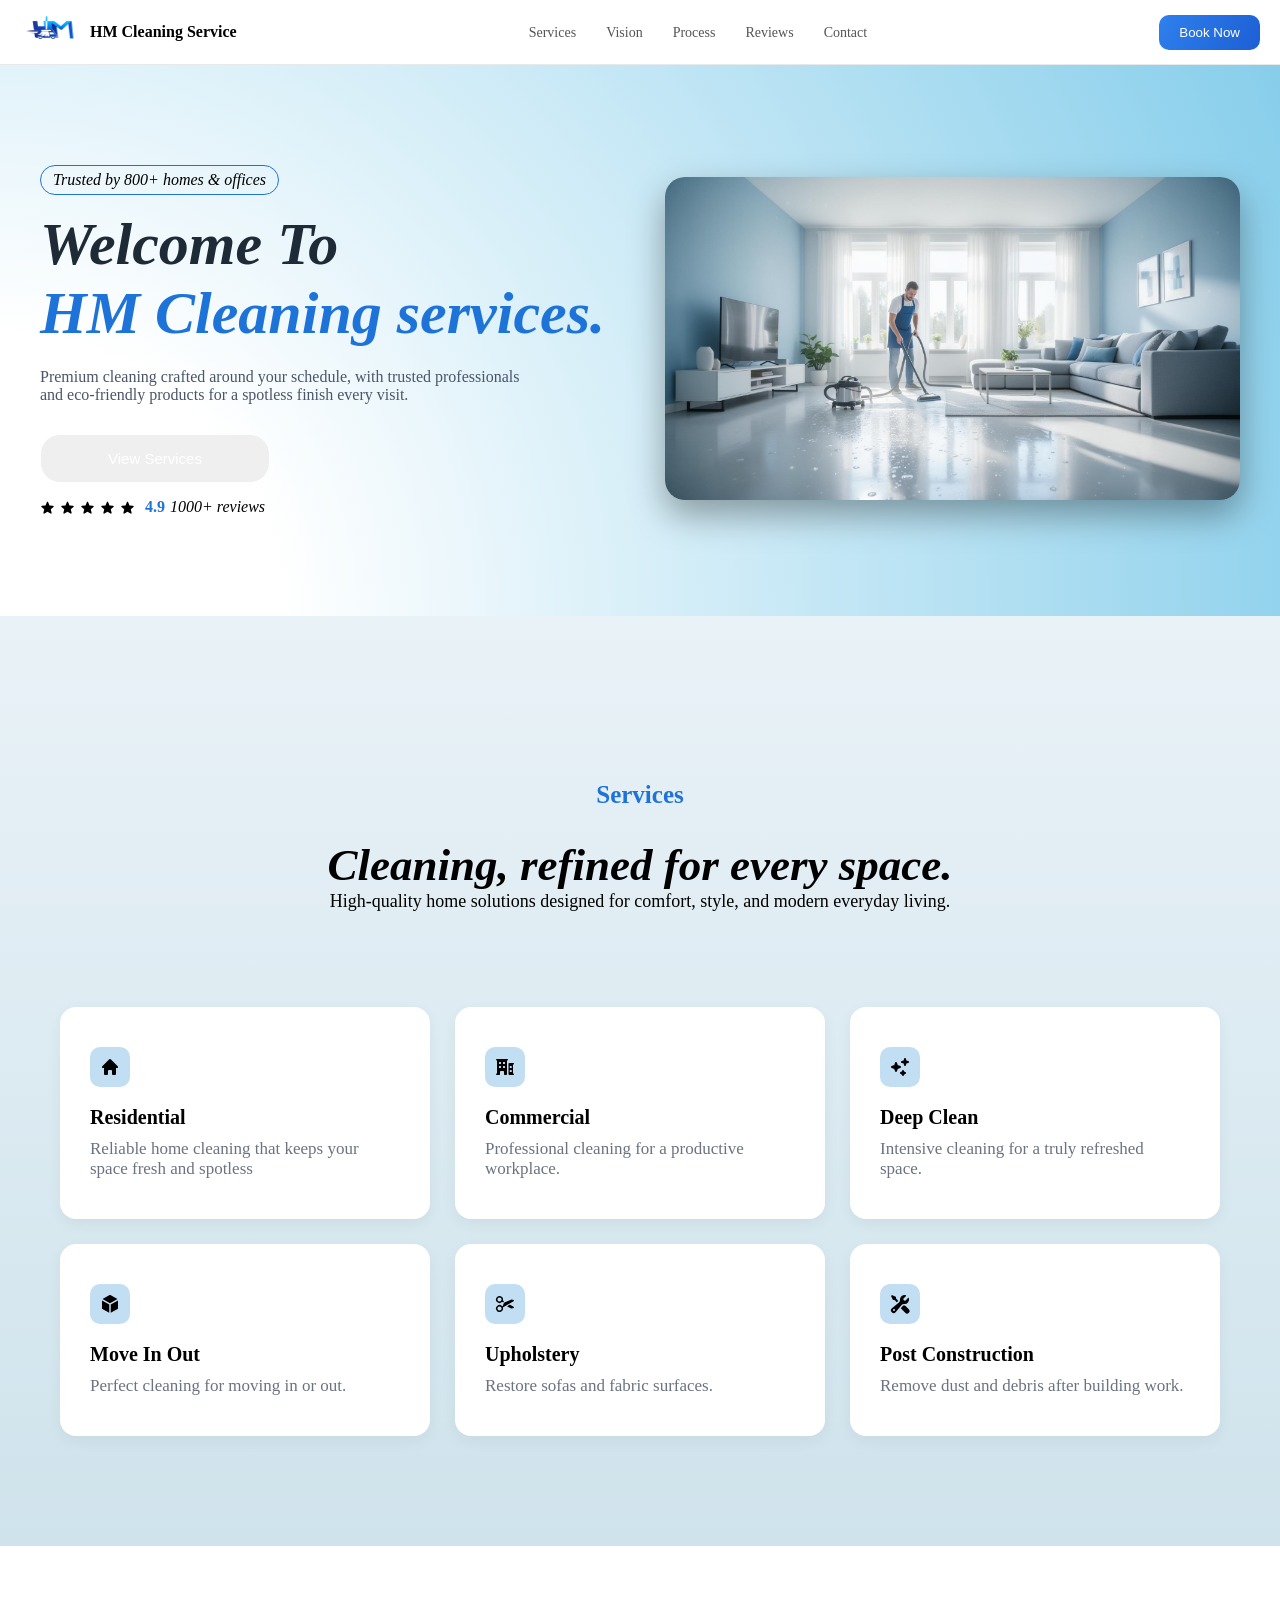
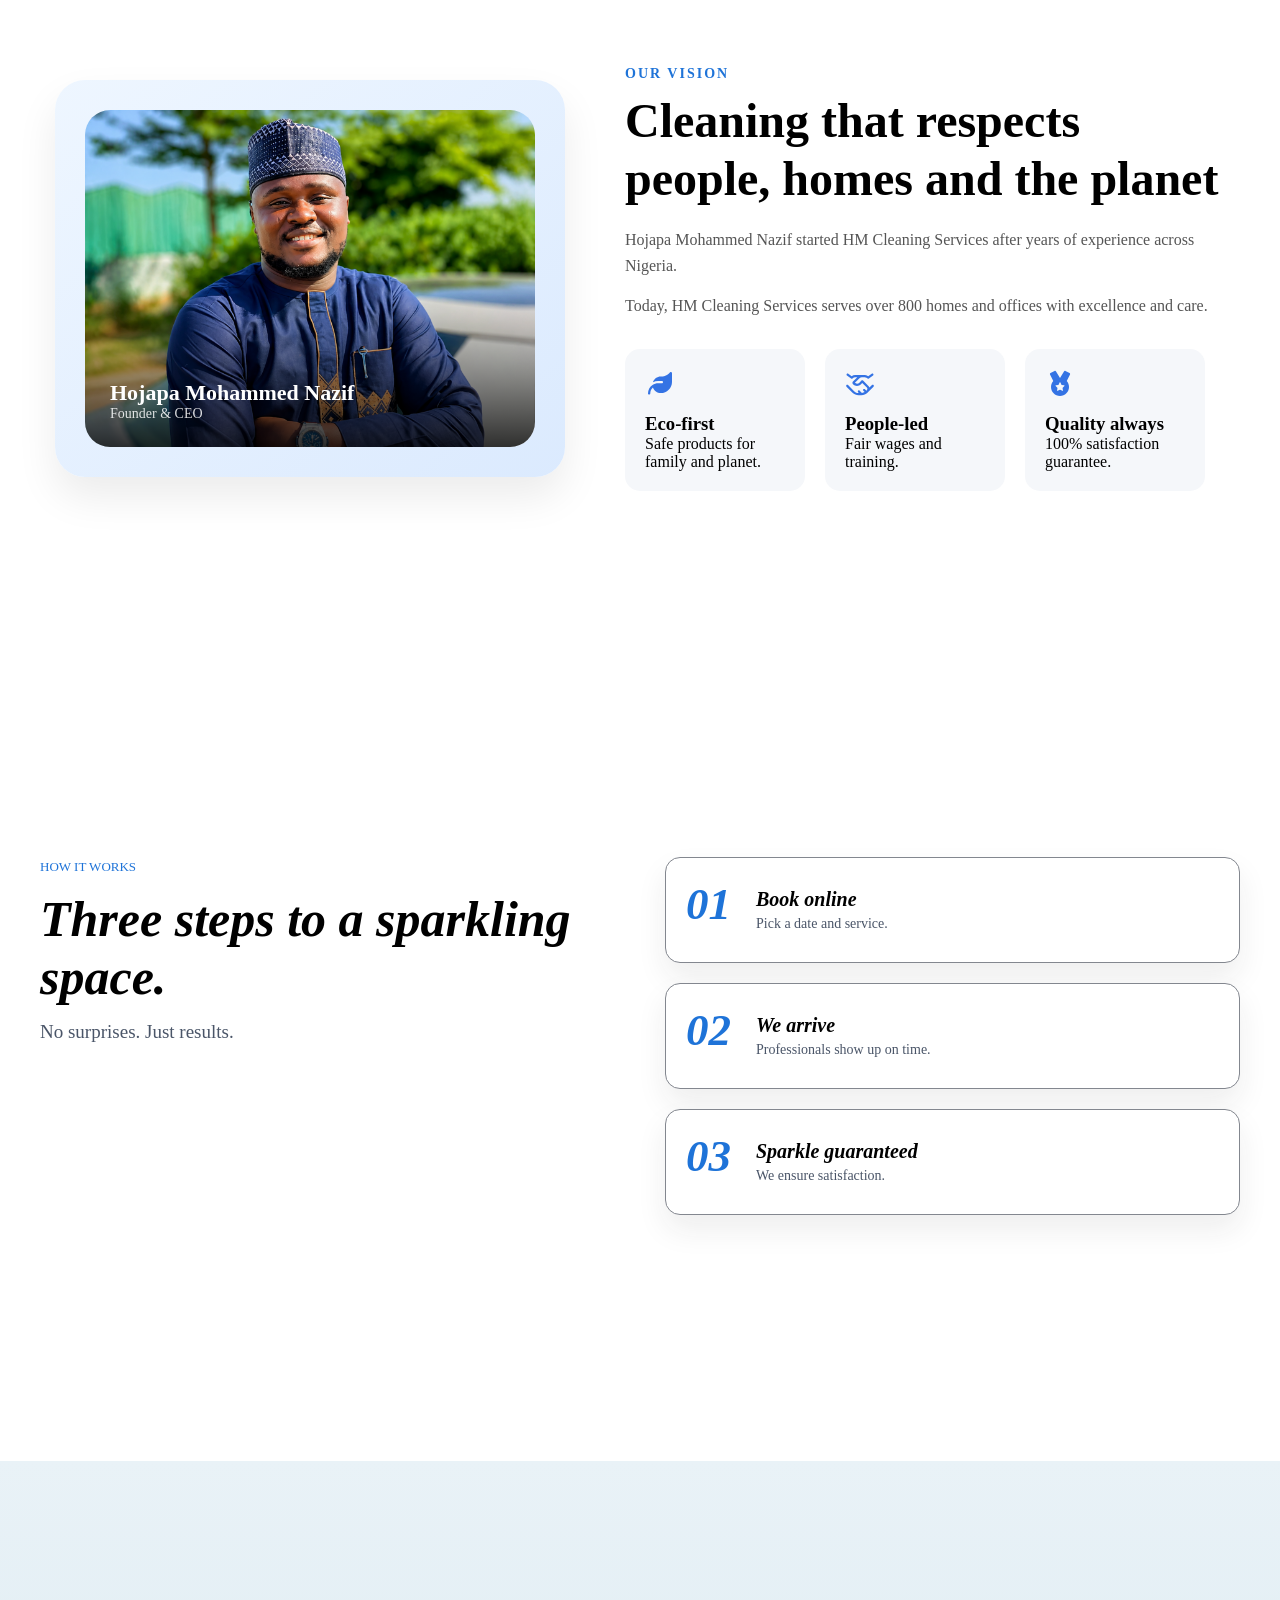
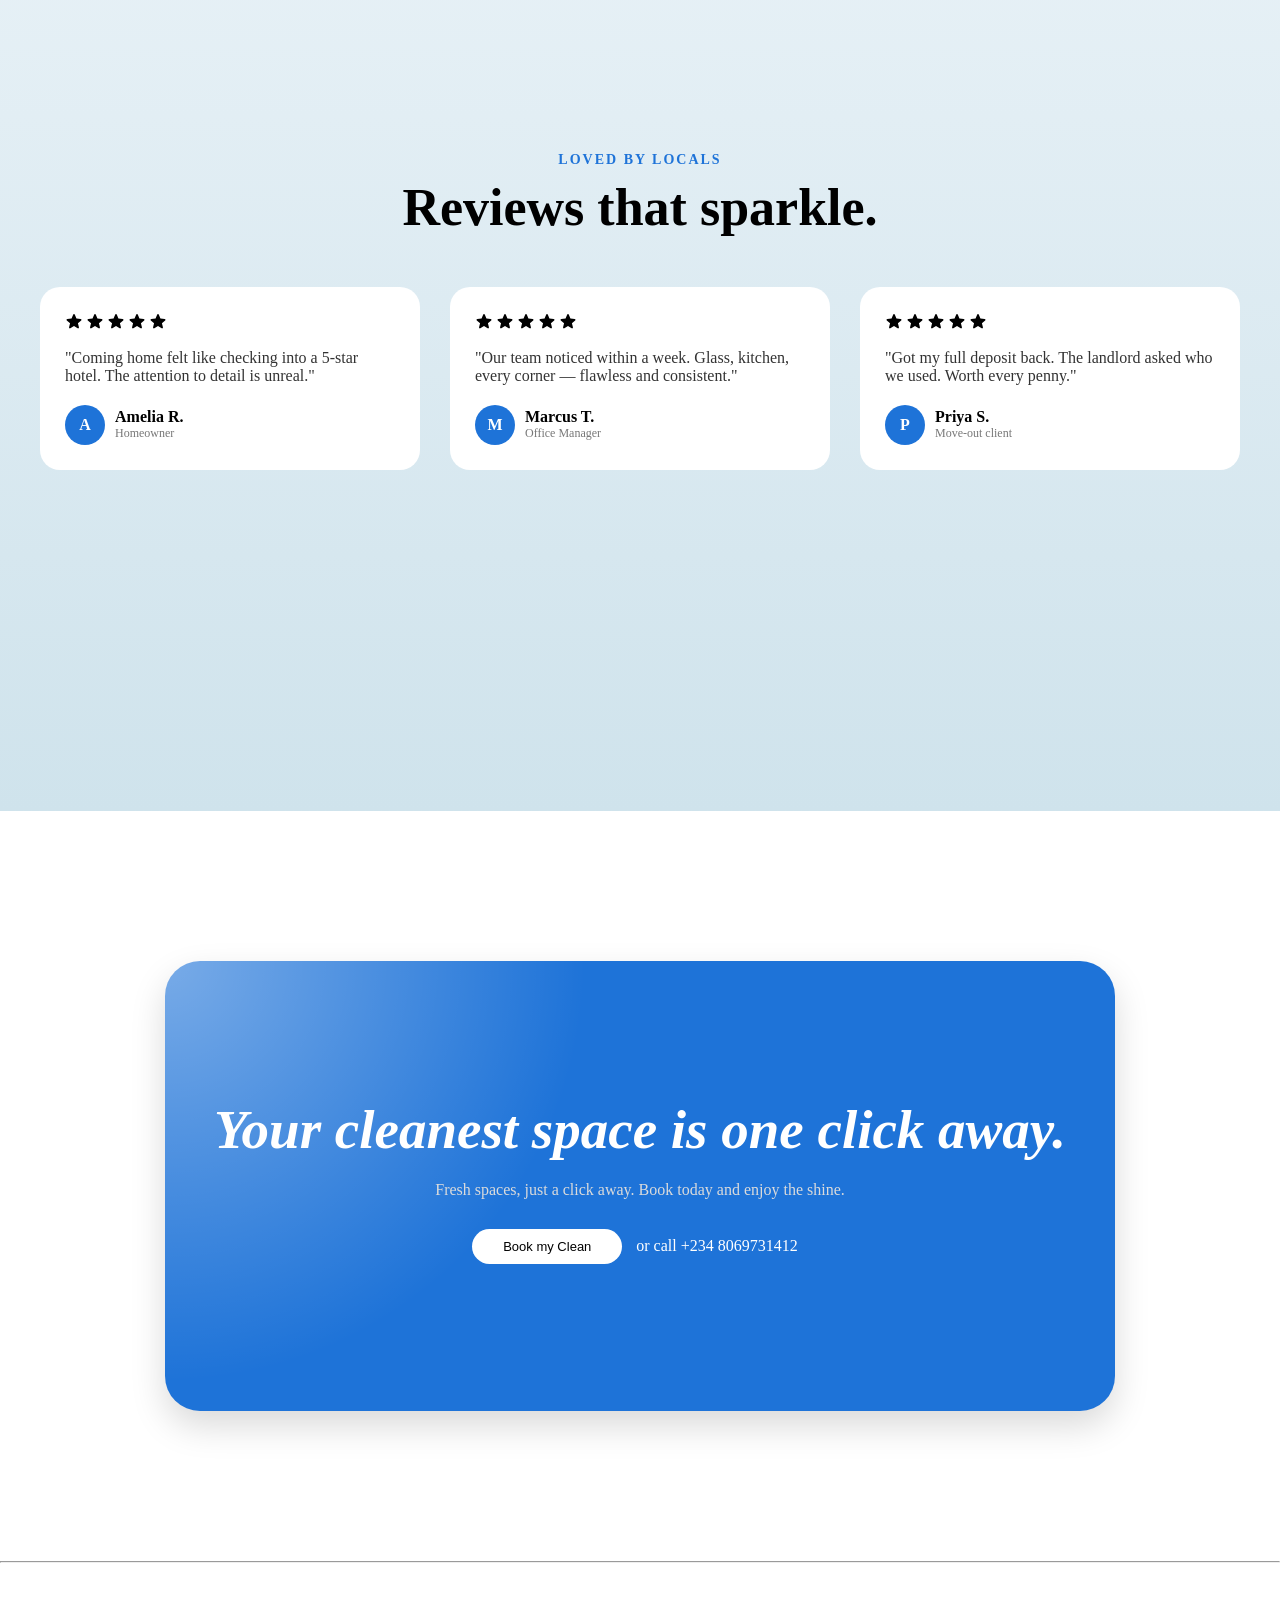
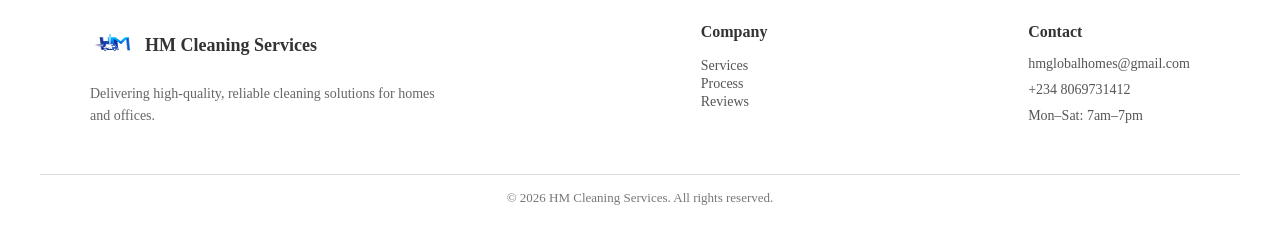
<file: index.html>
<!DOCTYPE html>
<html lang="en">
<head>
  <meta charset="UTF-8">
  <meta name="viewport" content="width=device-width, initial-scale=1.0">
  <title>HM Cleaning Service</title>
  <link rel="stylesheet" href="style.css">
</head>

<body>

<!-- ================= NAV ================= -->
<nav>
  <div id="logo">
    <img id="img" src="fb8a305f-22c2-4d12-85ee-ceda3ccb5830.png">
    <strong>HM Cleaning Service</strong>
  </div>

  <div id="links">
    <ul>
      <li><a href="#services">Services</a></li>
      <li><a href="#vision">Vision</a></li>
      <li><a href="#process">Process</a></li>
      <li><a href="#reviews">Reviews</a></li>
      <li><a href="#contact">Contact</a></li>
    </ul>
  </div>

  <button class="nav-btn" onclick="window.location.href='contact.html'">
    Book Now
  </button>

  <div id="menu-toggle">☰</div>
</nav>

<!-- ================= HERO ================= -->
<section class="hero animate">
  <div class="hero-container">

    <div class="hero-text animate-left">
      <em id="em">Trusted by 800+ homes & offices</em>

      <h1>Welcome To<br><span>HM Cleaning services.</span></h1>

      <p>
        Premium cleaning crafted around your schedule, with trusted professionals 
        and eco-friendly products for a spotless finish every visit.
      </p>

      <div class="hero-buttons">
        <button class="primary">
          <a href="#services">View Services</a>
        </button>
      </div>

      <div id="compliment">
        <img class="star" src="Star.svg">
        <img class="star" src="Star.svg">
        <img class="star" src="Star.svg">
        <img class="star" src="Star.svg">
        <img class="star" src="Star.svg">

        <span id="four">4.9</span>
        <em>1000+ reviews</em>
      </div>
    </div>

    <div class="hero-image animate-right">
      <img src="hero-cleaning.jpg" alt="cleaning">
    </div>

  </div>
</section>

<!-- ================= SERVICES ================= -->
<section id="services" class="animate">
  <div id="services-container">

    <div class="services-text animate">
      <h5>Services</h5>
      <h2>Cleaning, refined for every space.</h2>
      <p class="s-parg">
        High-quality home solutions designed for comfort, style, and modern everyday living.
      </p>
    </div>

    <div id="wrapper">

      <div class="box animate">
        <img class="s-img" src="Home.svg">
        <h4>Residential</h4>
        <p class="s-parg">Reliable home cleaning that keeps your space fresh and spotless</p>
      </div>

      <div class="box animate">
        <img class="s-img" src="BuildingOffice2.svg">
        <h4>Commercial</h4>
        <p class="s-parg">Professional cleaning for a productive workplace.</p>
      </div>

      <div class="box animate">
        <img class="s-img" src="Sparkles.svg">
        <h4>Deep Clean</h4>
        <p class="s-parg">Intensive cleaning for a truly refreshed space.</p>
      </div>

      <div class="box animate">
        <img class="s-img" src="Cube.svg">
        <h4>Move In Out</h4>
        <p class="s-parg">Perfect cleaning for moving in or out.</p>
      </div>

      <div class="box animate">
        <img class="s-img" src="Scissors.svg">
        <h4>Upholstery</h4>
        <p class="s-parg">Restore sofas and fabric surfaces.</p>
      </div>

      <div class="box animate">
        <img class="s-img" src="WrenchScrewdriver.svg">
        <h4>Post Construction</h4>
        <p class="s-parg">Remove dust and debris after building work.</p>
      </div>

    </div>

  </div>
</section>

<!-- ================= VISION ================= -->
<section id="vision" class="animate">

  <div class="image-bg animate-left">
    <div class="image-card">
      <img src="CEO.png" alt="Founder">

      <div class="image-overlay">
        <h3>Hojapa Mohammed Nazif</h3>
        <p>Founder & CEO</p>
      </div>
    </div>
  </div>

  <div class="v-info animate-right">
    <h4 class="v-h4">OUR VISION</h4>

    <h2 class="v-h2">
      Cleaning that respects people, homes and the planet
    </h2>

    <p class="v-parg1">
      Hojapa Mohammed Nazif started HM Cleaning Services after years of experience across Nigeria.
    </p>

    <p class="v-parg2">
      Today, HM Cleaning Services serves over 800 homes and offices with excellence and care.
    </p>

    <div id="v-box">

      <div class="v-box-info animate">
        <img class="v-icons" src="leaf-solid-full.svg">
        <h3>Eco-first</h3>
        <p>Safe products for family and planet.</p>
      </div>

      <div class="v-box-info animate">
        <img class="v-icons" src="handshake-regular-full.svg">
        <h3>People-led</h3>
        <p>Fair wages and training.</p>
      </div>

      <div class="v-box-info animate">
        <img class="v-icons" src="medal-solid-full.svg">
        <h3>Quality always</h3>
        <p>100% satisfaction guarantee.</p>
      </div>

    </div>
  </div>

</section>

<!-- ================= PROCESS ================= -->
<section id="process" class="animate">
  <div class="process-container">

    <div class="process-text animate-left">
      <span class="p-span">HOW IT WORKS</span>
      <h3>Three steps to a sparkling space.</h3>
      <p class="p-parg">No surprises. Just results.</p>
    </div>

    <div id="steps">

      <div class="step-one animate">
        <h3 class="no">01</h3>
        <div class="step-header">
          <h5>Book online</h5>
          <p>Pick a date and service.</p>
        </div>
      </div>

      <div class="step-one animate">
        <h3 class="no">02</h3>
        <div class="step-header">
          <h5>We arrive</h5>
          <p>Professionals show up on time.</p>
        </div>
      </div>

      <div class="step-one animate">
        <h3 class="no">03</h3>
        <div class="step-header">
          <h5>Sparkle guaranteed</h5>
          <p>We ensure satisfaction.</p>
        </div>
      </div>

    </div>

  </div>
</section>

<!-- ================= REVIEWS ================= -->
<section id="reviews" class="animate">
  
  <div id="love-mg">
    <h5 class="review-h5">LOVED BY LOCALS</h5>
    <h2 class="review-h2">Reviews that sparkle.</h2>
  </div>

  <div class="reviews-container">

    <!-- CARD 1 -->
    <div class="reviews-box animate">
      <div class="stars">
        <img src="Star.svg"><img src="Star.svg"><img src="Star.svg"><img src="Star.svg"><img src="Star.svg">
      </div>

      <p class="r-parg">
        "Coming home felt like checking into a 5-star hotel. The attention to detail is unreal."
      </p>

      <div class="user">
        <div class="avatar">A</div>
        <div>
          <strong>Amelia R.</strong>
          <span>Homeowner</span>
        </div>
      </div>
    </div>

    <!-- CARD 2 -->
    <div class="reviews-box animate">
      <div class="stars">
        <img src="Star.svg"><img src="Star.svg"><img src="Star.svg"><img src="Star.svg"><img src="Star.svg">
      </div>

      <p class="r-parg">
        "Our team noticed within a week. Glass, kitchen, every corner — flawless and consistent."
      </p>

      <div class="user">
        <div class="avatar">M</div>
        <div>
          <strong>Marcus T.</strong>
          <span>Office Manager</span>
        </div>
      </div>
    </div>

    <!-- CARD 3 -->
    <div class="reviews-box animate">
      <div class="stars">
        <img src="Star.svg"><img src="Star.svg"><img src="Star.svg"><img src="Star.svg"><img src="Star.svg">
      </div>

      <p class="r-parg">
        "Got my full deposit back. The landlord asked who we used. Worth every penny."
      </p>

      <div class="user">
        <div class="avatar">P</div>
        <div>
          <strong>Priya S.</strong>
          <span>Move-out client</span>
        </div>
      </div>
    </div>

  </div>

</section>


<!-- ================= CONTACT ================= -->
<section id="contact" class="animate">

  <div id="c-box" class="animate">
    <h1 class="c-h1">Your cleanest space is one click away.</h1>
    <p class="c-parg">
      Fresh spaces, just a click away. Book today and enjoy the shine.
    </p>

    <div id="c-btn">
      <button onclick="window.location.href='contact.html'">
        Book my Clean
      </button>
      <span class="c-span">or call +234 8069731412</span>
    </div>
  </div>

</section>


<hr>


<!-- ================= FOOTER ================= -->
<footer id="footer" class="animate">

  <div class="footer-container animate">

    <!-- Logo -->
    <div class="logo-footer">
      <div class="logo-row">
        <img class="f-img" src="fb8a305f-22c2-4d12-85ee-ceda3ccb5830.png">
        <strong class="f-strong">HM Cleaning Services</strong>
      </div>

      <p class="f-parg">
        Delivering high-quality, reliable cleaning solutions for homes and offices.
      </p>
    </div>

    <!-- Links -->
    <div class="links">
      <h5>Company</h5>
      <ul>
        <li><a href="#services">Services</a></li>
        <li><a href="#process">Process</a></li>
        <li><a href="#reviews">Reviews</a></li>
      </ul>
    </div>

    <!-- Contact -->
    <div class="info">
      <h5>Contact</h5>
      <p>hmglobalhomes@gmail.com</p>
      <p>+234 8069731412</p>
      <p>Mon–Sat: 7am–7pm</p>
    </div>

  </div>

  <div class="footer-bottom">
    <p>© 2026 HM Cleaning Services. All rights reserved.</p>
  </div>

</footer>

<script src="index.js"></script>

</body>
</html>
</file>
<file: style.css>
*{
    margin: 0;
    padding: 0;
    box-sizing: border-box;
}

/* hidden state */
.animate {
  opacity: 0;
  transform: translateY(50px);
  transition: all 0.8s ease;
}

/* when visible */
.animate.show {
  opacity: 1;
  transform: translateY(0);
}

/* NAVBAR */
nav {
  display: flex;
  justify-content: space-between;
  align-items: center;
  background-color: white;
  border-bottom: 1px solid #e9e9e9;
  height: 65px;
  padding: 0 20px;
}

/* LOGO */
#logo {
  display: flex;
  align-items: center;
  gap: 10px;
}

#img {
  width: 60px;
  height: 60px;
}

/* LINKS */
#links ul {
  display: flex;
  list-style: none;
  gap: 30px;
}

#links a {
  position: relative;
  text-decoration: none;
  color: #555;
  font-size: 14px;
  transition: 0.3s;
}

#links a::after {
  content: "";
  position: absolute;
  left: 0;
  bottom: -3px;
  width: 0%;
  height: 2px;
  background: #1e73d8;
  transition: 0.3s;
}

#links a:hover {
  color: #1e73d8;
}

#links a:hover::after {
  width: 100%;
}

/* BUTTON */
.nav-btn {
  background: linear-gradient(120deg, #2F80ED, #1C5FD4);
  color: white;
  padding: 10px 20px;
  border: none;
  border-radius: 10px;
  cursor: pointer;
}

/* HAMBURGER */
#menu-toggle {
  display: none;
  font-size: 28px;
  cursor: pointer;
}

/* ================= MOBILE ================= */
@media (max-width: 768px) {

  #menu-toggle {
    display: block;
  }

  #links {
    position: absolute;
    top: 65px;
    left: 0;
    width: 100%;
    background: white;

    display: none;
    flex-direction: column;
    align-items: center;

    box-shadow: 0 10px 20px rgba(0,0,0,0.05);
  }

  #links ul {
    flex-direction: column;
    padding: 20px 0;
    gap: 20px;
  }

  #links.active {
    display: flex;
  }

  .nav-btn {
    display: none;
  }
}


/***************************************************************hero***********************************************************/

/* ================= HERO SECTION ================= */
.hero {
  padding: 100px 20px;
  display: flex;
  justify-content: center;
  background: radial-gradient(circle at bottom left, #ffffff 20%, #87ceeb 100%);
}

/* CONTAINER */
.hero-container {
  max-width: 1200px;
  width: 100%;
  display: grid;
  grid-template-columns: 1fr 1fr;
  align-items: center;
  gap: 50px;
}

/* TEXT */
.hero-text #em {
  display: inline-block;
  margin-bottom: 15px;
  padding: 5px 12px;
  border: solid 1px #1E73D8;
  border-radius: 20px;
}

.hero-text h1 {
  font-size: 60px;
  font-style: oblique;
  color: #1f2a37;
}

.hero-text span {
  color: #1e73d8;
}

.hero-text p {
  margin: 20px 0;
  color: #4a5568;
  max-width: 500px;
}

/* BUTTON */
.hero-buttons .primary {
  margin-top: 10px;
  padding: 15px;
  color: white;
  background: linear-gradient(rgb(74, 162, 202));
  border: solid 1px white;
  border-radius: 20px;
  cursor: pointer;
  width: 40%;
  font-size: 15px;
  transition: 0.3s;
}

.hero-buttons .primary:hover {
  font-size: 16px;
}

.hero-buttons .primary a {
  text-decoration: none;
  color: white;
}

/* IMAGE */
.hero-image img {
  width: 100%;
  border-radius: 20px;
  box-shadow: 0 15px 35px rgba(0, 0, 0, 0.35);
}

/* REVIEW */
#compliment {
  margin-top: 15px;
  display: flex;
  align-items: center;
  flex-wrap: wrap;
  gap: 5px;
}

#compliment .star {
  width: 15px;
  height: 15px;
}

#compliment #four {
  margin-left: 5px;
  font-weight: bold;
  color: #1E73D8;
}

/* ================= RESPONSIVE ================= */

/* TABLET */
@media screen and (max-width: 1024px) {
  .hero-container {
    grid-template-columns: 1fr;
    text-align: center;
  }

  .hero-text p {
    margin: 20px auto;
  }

  .hero-buttons {
    display: flex;
    justify-content: center;
  }

  .hero-buttons .primary {
    width: 60%;
  }
}

/* MOBILE */
@media screen and (max-width: 768px) {
  .hero {
    padding: 80px 15px;
  }

  .hero-text h1 {
    font-size: 38px;
  }

  .hero-text p {
    font-size: 15px;
  }

  .hero-buttons .primary {
    width: 80%;
  }

  .hero-image img {
    width: 90%;
    margin: auto;
  }
}

/* SMALL MOBILE */
@media screen and (max-width: 480px) {
  .hero-text h1 {
    font-size: 30px;
  }

  .hero-buttons .primary {
    width: 100%;
  }

  .hero-image img {
    width: 100%;
  }
}

/**********************************************************************sevices*****************************************************/
/* SECTION */
#services {
  background: linear-gradient(to bottom, #E9F2F7, #CFE3EC);
  padding: 110px 20px;
}

/* TEXT */
.services-text {
  text-align: center;
  padding: 25px;
  margin-bottom: 70px;
}

.services-text h5 {
  font-size: 25px;
  margin: 20px;
  padding: 10px;
  color: #1E73D8;
}

.services-text h2 {
  font-size: 45px;
  font-weight: bold;
  font-style: oblique;
}

.services-text .s-parg {
  font-size: 18px;
}

/* GRID */
#wrapper {
  display: grid;
  grid-template-columns: repeat(3, 1fr);
  gap: 25px;
  max-width: 1200px;
  margin: 70px auto 0 auto;
  padding: 0 20px;
}

/* BOX */
.box {
  background: #ffffff;
  padding: 40px 30px;
  border-radius: 16px;
  transition: 0.3s;
  box-shadow: 0 5px 15px rgba(0,0,0,0.05);
}

.box:hover {
  transform: translateY(-5px);
  box-shadow: 0 15px 30px rgba(0,0,0,0.08);
}

/* ICON */
.s-img {
  width: 40px;
  height: 40px;
  padding: 10px;
  background: #c2def3;
  border-radius: 10px;
}

/* TEXT */
.box h4 {
  margin-top: 15px;
  font-size: 20px;
}

.box .s-parg {
  margin-top: 10px;
  font-size: 17px;
  color: #6b7280;
}

/* RESPONSIVE */
@media (max-width: 1024px) {
  #wrapper {
    grid-template-columns: repeat(2, 1fr);
  }
}

@media (max-width: 768px) {
  #wrapper {
    grid-template-columns: 1fr;
  }

  .services-text h2 {
    font-size: 30px;
  }
}

/********************************************************************VISION*********************************************************************************/       
/* MAIN SECTION */
/* MAIN SECTION */
#vision {
  display: flex;
  gap: 60px;
  padding: 120px 40px;
  align-items: center;
  justify-content: center;
  flex-wrap: wrap;
}

/* 🔥 LIGHT BLUE BACKGROUND */
.image-bg {
  background: linear-gradient(to bottom right, #eef6ff, #dbeafe);
  padding: 30px;
  border-radius: 30px;
  box-shadow: 0 20px 40px rgba(0,0,0,0.08);
}

/* IMAGE CARD */
.image-card {
  position: relative;
  width: 450px;
  border-radius: 25px;
  overflow: hidden;
}

.image-card img {
  width: 100%;
  height: 100%;
  object-fit: cover;
  display: block;
}

/* DARK GRADIENT OVERLAY */
.image-card::after {
  content: "";
  position: absolute;
  bottom: 0;
  width: 100%;
  height: 45%;
  background: linear-gradient(to top, rgba(0,0,0,0.8), transparent);
}

/* TEXT ON IMAGE */
.image-overlay {
  position: absolute;
  bottom: 25px;
  left: 25px;
  color: white;
  z-index: 2;
}

.image-overlay h3 {
  margin: 0;
  font-size: 22px;
}

.image-overlay p {
  margin: 0;
  font-size: 14px;
  opacity: 0.85;
}

/* TEXT SIDE */
.v-info {
  max-width: 600px;
}

.v-h4 {
  color: #1e73d8;
  letter-spacing: 2px;
  font-size: 14px;
  margin-bottom: 10px;
}

.v-h2 {
  font-size: 48px;
  margin-bottom: 20px;
  line-height: 1.2;
}

.v-parg1,
.v-parg2 {
  color: #555;
  margin-bottom: 15px;
  line-height: 1.6;
}

/* ICON BOXES */
#v-box {
  display: flex;
  gap: 20px;
  margin-top: 30px;
  flex-wrap: wrap;
}

.v-box-info {
  background: #f5f7fa;
  padding: 20px;
  border-radius: 15px;
  width: 180px;
  transition: 0.3s;
}

.v-box-info:hover {
  transform: translateY(-5px);
  box-shadow: 0 15px 25px rgba(0,0,0,0.08);
}

.v-icons {
  width: 30px;
  margin-bottom: 10px;
}

.icons-h3 {
  font-size: 16px;
  margin-bottom: 5px;
}

.icons-p {
  font-size: 13px;
  color: #666;
}

/* 📱 RESPONSIVE */
@media (max-width: 900px) {

  #vision {
    flex-direction: column;
    text-align: center;
  }

  .image-bg {
    padding: 20px;
  }

  .image-card {
    width: 100%;
    max-width: 400px;
  }

  .v-h2 {
    font-size: 34px;
  }

  #v-box {
    justify-content: center;
  }

  .v-box-info {
    width: 100%;
    max-width: 250px;
  }

  .image-overlay {
    left: 15px;
    bottom: 15px;
  }
}


/***********************************************************************process***************************************************************/

/* SECTION */
#process {
  background-color: #ffffff;
  width: 100%;
  min-height: 850px; /* ✅ your original height */

  display: flex;
  justify-content: center;
  align-items: center; /* 🔥 changed from center → top align */
  gap: 50px;

  padding: 100px 20px;
}

/* LAYOUT WRAPPER */
.process-container {
  width: 100%;
  max-width: 1200px;
  display: flex;
  gap: 50px;
  align-items: flex-start; /* 🔥 keeps both top aligned */
}

/* LEFT TEXT */
.process-text {
  flex: 1;
}

.process-text .p-span {
  font-size: 13px;
  color: #1E73D8;
}

.process-text h3 {
  font-size: 50px;
  font-style: oblique;
  margin: 15px 0;
}

.process-text .p-parg {
  font-size: 19px;
  color: #4a5568;
}

/* RIGHT SIDE */
#steps {
  flex: 1;
  display: flex;
  flex-direction: column;
  gap: 20px;
}

/* STEP BOX */
.step-one {
  border: 1px solid #83878f;
  background-color: #ffffff;
  border-radius: 15px;
  display: flex;
  gap: 15px;
  padding: 20px;
  box-shadow: 0 15px 30px rgba(41, 41, 41, 0.08);
}

/* NUMBER */
.no {
  font-size: 45px;
  color: #1e73d8;
  font-style: oblique;
  margin: 0;
}

/* TEXT */
.step-header {
  margin: 10px;
}

.step-header h5 {
  font-size: 20px;
  font-weight: 600;
  font-style: italic;
  margin-bottom: 5px;
}

.step-header p {
  font-size: 14px;
  color: #4a5568;
}

/* ================= RESPONSIVE ================= */

/* TABLET */
@media (max-width: 1024px) {
  #process {
    flex-direction: column;
    align-items: center;
    text-align: center;
  }

  .process-container {
    flex-direction: column;
  }
}

/* MOBILE */
@media (max-width: 768px) {
  .process-text h3 {
    font-size: 32px;
  }

  .step-one {
    flex-direction: column;
    text-align: left;
  }

  .no {
    font-size: 35px;
  }
}


/***************************************************Reviews***************************************************************/

#reviews {
  background: linear-gradient(to bottom, #E9F2F7, #CFE3EC);
  padding: 150px 40px;
  text-align: center;
  min-height: 950px;
  display: flex;
  flex-direction: column;
  justify-content: center;
  align-content: center;
  
}

.review-h5 {
  color: #1e73d8;
  letter-spacing: 2px;
  font-size: 14px;
}

.review-h2 {
  font-size: 52px;
  margin-top: 10px;
}

/* 🔥 THIS creates the 3-column layout */
.reviews-container {
  max-width: 1300px; /* 🔥 increase width */
  margin: 50px auto;
  display: flex;
  justify-content: center;
  gap: 30px;
  flex-wrap: wrap;
}

/* CARD */
.reviews-box {
  background: #fff;
  width: 380px;
  padding: 25px;
  border-radius: 20px;
  text-align: left;
}

/* stars */
.stars img {
  width: 18px;
  margin-right: 3px;
}

/* text */
.r-parg {
  margin: 15px 0;
  color: #333;
}

/* user section */
.user {
  display: flex;
  align-items: center;
  gap: 10px;
  margin-top: 20px;
}

.avatar {
  width: 40px;
  height: 40px;
  background: #1e73d8;
  color: white;
  border-radius: 50%;
  display: flex;
  align-items: center;
  justify-content: center;
  font-weight: bold;
}

.user span {
  display: block;
  font-size: 12px;
  color: #777;
}

/* ================= TABLET ================= */
@media (max-width: 1024px) {
  #reviews {
    padding: 120px 30px;
  }

  .review-h2 {
    font-size: 40px;
  }

  .reviews-container {
    gap: 20px;
  }

  .reviews-box {
    width: 320px;
  }
}

/* ================= MOBILE ================= */
@media (max-width: 768px) {
  #reviews {
    padding: 100px 20px;
  }

  .review-h2 {
    font-size: 32px;
  }

  .reviews-container {
    flex-direction: column; /* 🔥 stack cards */
    align-items: center;
  }

  .reviews-box {
    width: 100%;
    max-width: 400px;
  }
}

/* ================= SMALL MOBILE ================= */
@media (max-width: 480px) {
  .review-h2 {
    font-size: 26px;
  }

  .review-h5 {
    font-size: 12px;
  }

  .reviews-box {
    padding: 20px;
  }

  .r-parg {
    font-size: 14px;
  }
}

/*******************************************************contact***********************************************************/

#contact{
  background-color: white;
  padding: 150px 40px;
  text-align: center;
  min-height: 600px;
  display: flex;
  flex-direction: column;
  align-items: center;
  justify-content: center;
  align-content: center;
}

#c-box{
    background: radial-gradient(
  circle at top left,
  rgba(255, 255, 255, 0.4),
  transparent 40%
),
#1e73d8;
display: flex;
flex-direction: column;
gap: 20px;
    justify-content: center;
    align-items: center;
    align-content: center;
    width: 950px;
    height: 450px;
    border-radius: 35px;
    padding: 40px;
    box-sizing: border-box;
     box-shadow: 0 15px 35px rgba(0, 0, 0, 0.15);
    
}

.c-h1{
    font-size: 55px;
    font-style: oblique;
    color: white;
   
}

.c-parg{
    color: rgb(219, 219, 219);
}

#c-btn{
    padding: 15px;
    display: inline;
    padding: 10px;
}

#c-btn button{
    background-color: white;
    color: black;
    border-radius: 40px;
    padding: 10px;
    width: 150px;
    border: none;
    font-size: 13px;
    transition: 0.3s ease;
}

#c-btn button:hover{
    font-size: 14.5px;
       box-shadow: 0 20px 40px rgba(0, 0, 0, 0.2);
  transform: translateY(-5px);

}

#c-btn button a{
    text-decoration: none;
    color: black;
}

#c-btn .c-span{
    padding: 10px;
    color: white;
}

/* ================= TABLET ================= */
@media (max-width: 1024px) {
  #c-box {
    width: 90%;          /* 🔥 replaces fixed 950px */
    height: auto;
    padding: 40px 25px;
  }

  .c-h1 {
    font-size: 42px;
  }
}

/* ================= MOBILE ================= */
@media (max-width: 768px) {
  #contact {
    padding: 100px 20px;
  }

  #c-box {
    width: 100%;
    height: auto;
    padding: 35px 20px;
    border-radius: 25px;
  }

  .c-h1 {
    font-size: 32px;
    line-height: 1.2;
    text-align: center;
  }

  .c-parg {
    font-size: 14px;
    text-align: center;
  }

  #c-btn {
    display: flex;
    flex-direction: column; /* 🔥 button + phone stacked */
    gap: 10px;
    align-items: center;
  }

  #c-btn button {
    width: 180px;
  }
}

/* ================= SMALL MOBILE ================= */
@media (max-width: 480px) {
  .c-h1 {
    font-size: 26px;
  }

  .c-parg {
    font-size: 13px;
  }

  #c-box {
    padding: 30px 15px;
  }

  #c-btn .c-span {
    font-size: 13px;
    text-align: center;
  }
}

/***************************************************FOOTER**************************************************************************/

#footer {
  background: #ffffff;
  padding: 60px 40px 20px;
  color: #333;
}

/* MAIN LAYOUT */
.footer-container {
  max-width: 1100px;
  margin: auto;

  display: flex;
  justify-content: space-between;
  align-items: flex-start;
  gap: 40px;
}

/* LOGO SECTION */
.logo-footer {
  max-width: 350px;
}

.logo-row {
  display: flex;
  align-items: center;
  gap: 10px;
}

.f-img {
  width: 45px;
  height: 45px;
}

.f-strong {
  font-size: 18px;
}

.f-parg {
  margin-top: 15px;
  font-size: 14px;
  color: #666;
  line-height: 1.6;
}

/* LINKS + CONTACT */
.links h5,
.info h5 {
  margin-bottom: 15px;
  font-size: 16px;
}

.links a {
  position: relative;
  text-decoration: none;
  color: #555;
  font-size: 14px;
  transition: color 0.3s ease;
}

.links ul{
    list-style: none;
}

.links a::after {
  content: "";
  position: absolute;
  left: 0;
  bottom: -3px;
  width: 0%;
  height: 2px;
  background: #1e73d8;
  transition: width 0.3s ease;
}

.links a:hover {
  color: #1e73d8;
}

.links a:hover::after {
  width: 100%;
}

/* CONTACT TEXT */
.info p {
  font-size: 14px;
  color: #555;
  margin-bottom: 10px;
}

/* BOTTOM BAR */
.footer-bottom {
  border-top: 1px solid #ddd;
  margin-top: 40px;
  padding-top: 15px;
  text-align: center;
  font-size: 13px;
  color: #777;
}

/* ================= TABLET ================= */
@media (max-width: 1024px) {
  .footer-container {
    flex-wrap: wrap;           /* allow items to move */
    gap: 30px;
  }

  .logo-footer {
    max-width: 100%;
  }
}

/* ================= MOBILE ================= */
@media (max-width: 768px) {
  #footer {
    padding: 50px 20px 20px;
    text-align: center;
  }

  .footer-container {
    flex-direction: column;    /* stack sections */
    align-items: center;
    text-align: center;
    gap: 30px;
  }

  .logo-row {
    justify-content: center;
  }

  .links ul {
    padding: 0;
  }

  .links li {
    margin-bottom: 8px;
  }

  .links a {
    display: inline-block;
  }
}

/* ================= SMALL MOBILE ================= */
@media (max-width: 480px) {
  .f-strong {
    font-size: 16px;
  }

  .f-parg {
    font-size: 13px;
  }

  .links h5,
  .info h5 {
    font-size: 15px;
  }

  .info p,
  .links a {
    font-size: 13px;
  }

  .footer-bottom {
    font-size: 12px;
  }
}
/* ================= SCROLL ANIMATION ================= */

/* hidden state */
.animate {
  opacity: 0;
  transform: translateY(40px);
  transition: all 0.8s ease;
}

/* left animation */
.animate-left {
  opacity: 0;
  transform: translateX(-60px);
  transition: all 0.8s ease;
}

/* right animation */
.animate-right {
  opacity: 0;
  transform: translateX(60px);
  transition: all 0.8s ease;
}

/* when visible */
.animate.show,
.animate-left.show,
.animate-right.show {
  opacity: 1;
  transform: translate(0, 0);
}
</file>
